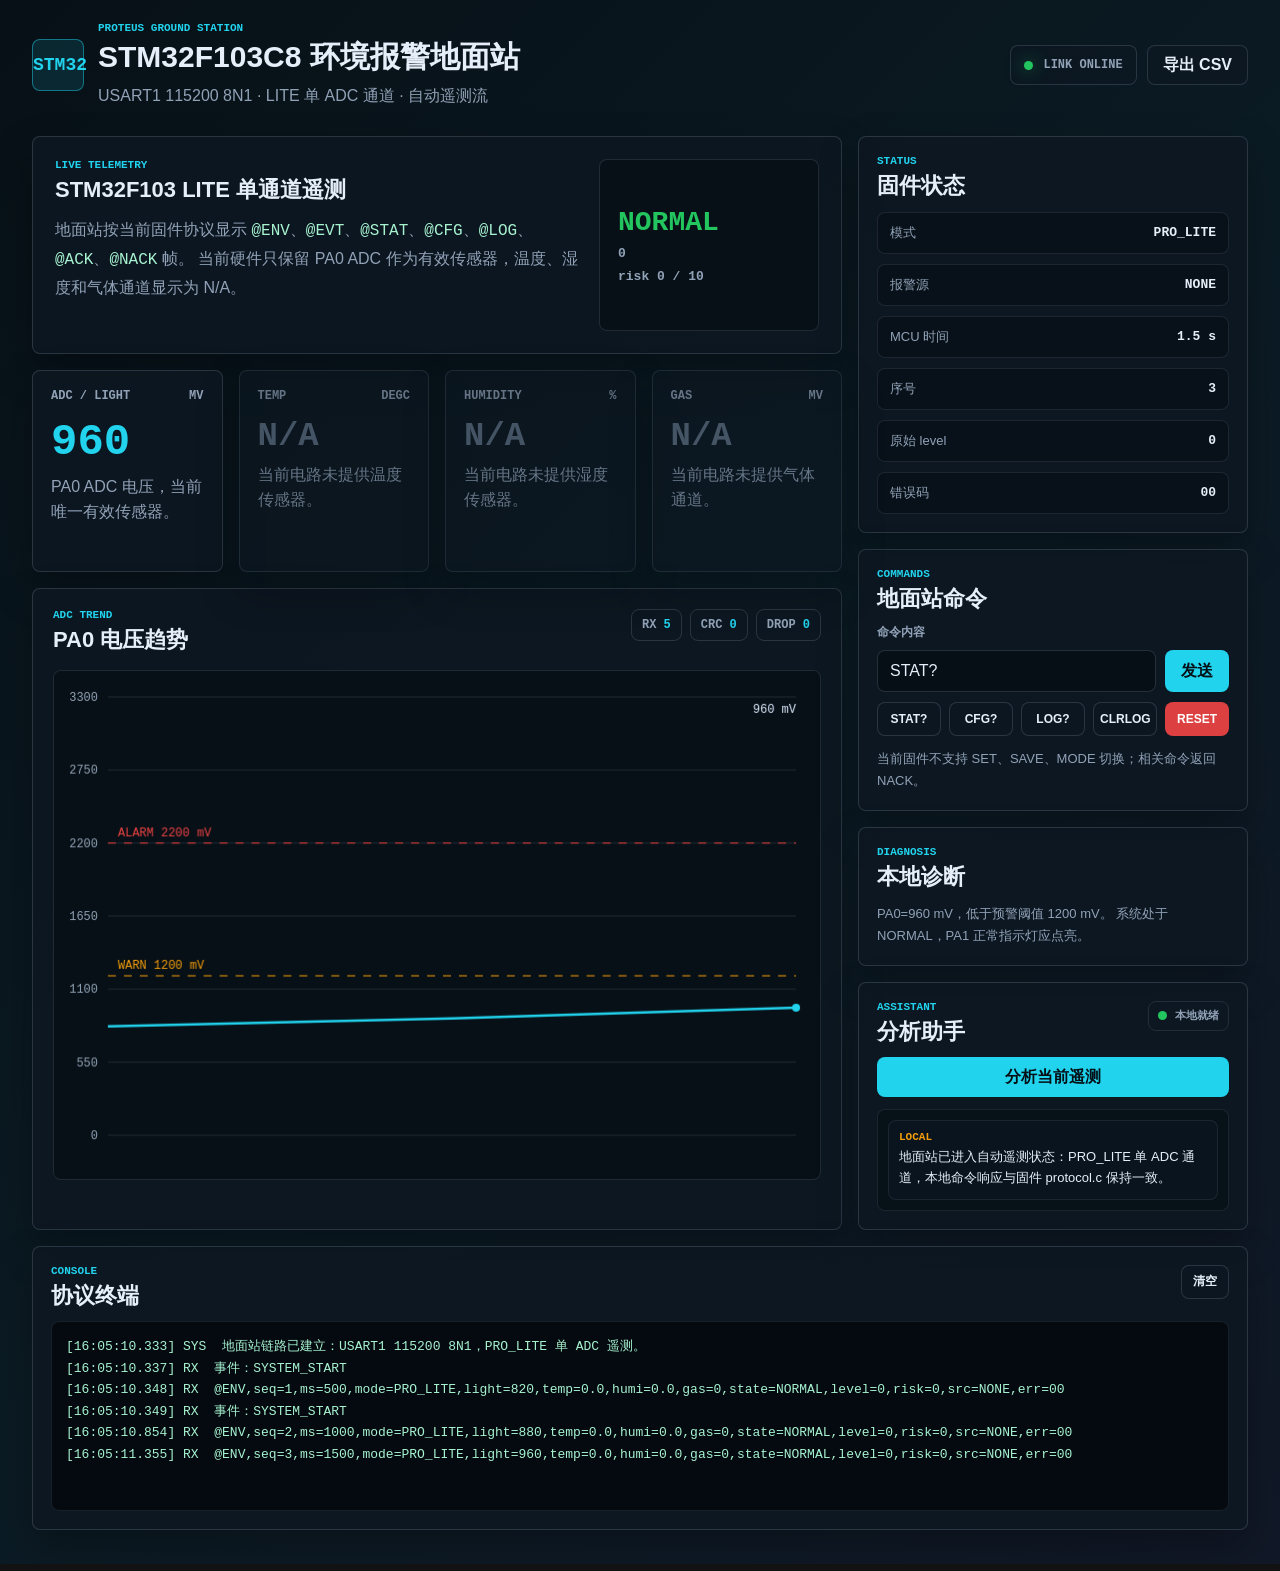
<file: ground_station/index.html>
<!doctype html>
<html lang="zh-CN">
<head>
  <meta charset="utf-8">
  <meta name="viewport" content="width=device-width, initial-scale=1">
  <meta name="theme-color" content="#071016">
  <title>STM32F103C8 地面站</title>
  <link rel="stylesheet" href="./styles.css?v=locked-feed-20260531">
</head>
<body>
  <a class="skip-link" href="#dashboard">跳转到主控台</a>

  <header class="topbar">
    <section class="brand" aria-labelledby="app-title">
      <span class="brand-mark" aria-hidden="true">STM32</span>
      <div>
        <p class="eyebrow">Proteus ground station</p>
        <h1 id="app-title">STM32F103C8 环境报警地面站</h1>
        <p class="subtitle">USART1 115200 8N1 · LITE 单 ADC 通道 · 自动遥测流</p>
      </div>
    </section>

    <section class="top-actions" aria-label="数据操作">
      <div class="link-pill online" id="link-pill" aria-live="polite">
        <span class="pulse-dot" aria-hidden="true"></span>
        <span id="link-text">LINK ONLINE</span>
      </div>
      <button class="btn btn-ghost" id="export-btn" type="button">导出 CSV</button>
    </section>
  </header>

  <main id="dashboard" class="dashboard" tabindex="-1">
    <section class="overview-panel panel" aria-labelledby="overview-title">
      <div>
        <p class="eyebrow">Live telemetry</p>
        <h2 id="overview-title">STM32F103 LITE 单通道遥测</h2>
        <p class="panel-text">
          地面站按当前固件协议显示 <code>@ENV</code>、<code>@EVT</code>、<code>@STAT</code>、<code>@CFG</code>、<code>@LOG</code>、<code>@ACK</code>、<code>@NACK</code> 帧。
          当前硬件只保留 PA0 ADC 作为有效传感器，温度、湿度和气体通道显示为 N/A。
        </p>
      </div>
      <div class="state-summary" aria-label="系统状态">
        <strong id="state-word">ONLINE</strong>
        <span id="level-word">LEVEL --</span>
        <small id="risk-text">risk -- / 10</small>
      </div>
    </section>

    <section class="metric-grid" aria-label="实时数据">
      <article class="metric-card accent-cyan">
        <div class="metric-top"><span>ADC / Light</span><span>mV</span></div>
        <strong id="light-value">--</strong>
        <p>PA0 ADC 电压，当前唯一有效传感器。</p>
      </article>
      <article class="metric-card is-disabled">
        <div class="metric-top"><span>Temp</span><span>degC</span></div>
        <strong id="temp-value">N/A</strong>
        <p>当前电路未提供温度传感器。</p>
      </article>
      <article class="metric-card is-disabled">
        <div class="metric-top"><span>Humidity</span><span>%</span></div>
        <strong id="humi-value">N/A</strong>
        <p>当前电路未提供湿度传感器。</p>
      </article>
      <article class="metric-card is-disabled">
        <div class="metric-top"><span>Gas</span><span>mV</span></div>
        <strong id="gas-value">N/A</strong>
        <p>当前电路未提供气体通道。</p>
      </article>
    </section>

    <section class="chart-panel panel" aria-labelledby="chart-title">
      <div class="panel-head">
        <div>
          <p class="eyebrow">ADC trend</p>
          <h2 id="chart-title">PA0 电压趋势</h2>
        </div>
        <div class="stats-strip" aria-label="链路统计">
          <span>RX <b id="rx-count">0</b></span>
          <span>CRC <b id="crc-count">0</b></span>
          <span>DROP <b id="drop-count">0</b></span>
        </div>
      </div>
      <canvas id="telemetry-canvas" width="1100" height="520" aria-label="PA0 ADC 电压实时曲线"></canvas>
    </section>

    <aside class="side-panel" aria-label="系统状态和控制">
      <section class="panel compact-panel" aria-labelledby="status-title">
        <div class="panel-head tight">
          <div>
            <p class="eyebrow">Status</p>
            <h2 id="status-title">固件状态</h2>
          </div>
        </div>
        <dl class="status-list">
          <div><dt>模式</dt><dd id="mode-text">--</dd></div>
          <div><dt>报警源</dt><dd id="src-text">--</dd></div>
          <div><dt>MCU 时间</dt><dd id="uptime-text">-- s</dd></div>
          <div><dt>序号</dt><dd id="seq-text">--</dd></div>
          <div><dt>原始 level</dt><dd id="raw-level-text">--</dd></div>
          <div><dt>错误码</dt><dd id="err-text">--</dd></div>
        </dl>
      </section>

      <section class="panel compact-panel" aria-labelledby="command-title">
        <div class="panel-head tight">
          <div>
            <p class="eyebrow">Commands</p>
            <h2 id="command-title">地面站命令</h2>
          </div>
        </div>
        <form class="manual-form" id="manual-form">
          <label for="manual-command">命令内容</label>
          <div class="inline-control">
            <input id="manual-command" name="manual-command" type="text" autocomplete="off" spellcheck="false" value="STAT?">
            <button class="btn btn-primary" type="submit">发送</button>
          </div>
        </form>
        <div class="quick-commands" id="quick-commands" aria-label="常用命令">
          <button class="btn btn-ghost small" type="button" data-command="STAT?">STAT?</button>
          <button class="btn btn-ghost small" type="button" data-command="CFG?">CFG?</button>
          <button class="btn btn-ghost small" type="button" data-command="LOG?">LOG?</button>
          <button class="btn btn-ghost small" type="button" data-command="CLRLOG">CLRLOG</button>
          <button class="btn btn-danger small" type="button" data-command="RESET">RESET</button>
        </div>
        <p class="note">当前固件不支持 SET、SAVE、MODE 切换；相关命令返回 NACK。</p>
      </section>

      <section class="panel compact-panel" aria-labelledby="diagnosis-title">
        <div class="panel-head tight">
          <div>
            <p class="eyebrow">Diagnosis</p>
            <h2 id="diagnosis-title">本地诊断</h2>
          </div>
        </div>
        <p class="diagnosis" id="diagnosis-text" aria-live="polite">正在接收遥测。</p>
      </section>

      <section class="panel compact-panel" aria-labelledby="ai-title">
        <div class="panel-head tight">
          <div>
            <p class="eyebrow">Assistant</p>
            <h2 id="ai-title">分析助手</h2>
          </div>
          <div class="ai-status ready" id="ai-status" aria-live="polite">
            <span class="pulse-dot" aria-hidden="true"></span>
            <span id="ai-status-text">本地就绪</span>
          </div>
        </div>
        <button class="btn btn-primary full" id="ai-analyze-btn" type="button">分析当前遥测</button>
        <div class="ai-chat" id="ai-chat-log" aria-live="polite" aria-label="分析记录"></div>
      </section>
    </aside>

    <section class="terminal-panel panel" aria-labelledby="terminal-title">
      <div class="panel-head tight">
        <div>
          <p class="eyebrow">Console</p>
          <h2 id="terminal-title">协议终端</h2>
        </div>
        <button class="btn btn-ghost small" id="clear-log-btn" type="button">清空</button>
      </div>
      <pre id="terminal-log" aria-live="polite"></pre>
    </section>
  </main>

  <script src="./app.js?v=locked-feed-20260531" defer></script>
</body>
</html>
</file>
<file: ground_station/styles.css>
:root {
  color-scheme: dark;
  --bg: #071016;
  --panel: #0d1722;
  --panel-2: #101d2a;
  --line: rgba(148, 163, 184, 0.22);
  --text: #e5eef9;
  --muted: #91a2b7;
  --faint: #617286;
  --cyan: #22d3ee;
  --blue: #60a5fa;
  --green: #22c55e;
  --amber: #f59e0b;
  --red: #ef4444;
  --purple: #a78bfa;
  --shadow: 0 18px 42px rgba(0, 0, 0, 0.28);
  --font-body: "Microsoft YaHei UI", "Segoe UI", Arial, sans-serif;
  --font-mono: "Cascadia Mono", Consolas, monospace;
}

* { box-sizing: border-box; }

html,
body { min-height: 100%; }

body {
  margin: 0;
  background: linear-gradient(135deg, #071016 0%, #0b1b24 52%, #111827 100%);
  color: var(--text);
  font-family: var(--font-body);
  -webkit-font-smoothing: antialiased;
}

button,
input { font: inherit; }

button:focus-visible,
input:focus-visible,
a:focus-visible,
main:focus-visible {
  outline: 3px solid rgba(34, 211, 238, 0.7);
  outline-offset: 3px;
}

.skip-link {
  position: fixed;
  left: 16px;
  top: -72px;
  z-index: 20;
  padding: 10px 14px;
  border-radius: 8px;
  background: var(--cyan);
  color: #041016;
  font-weight: 800;
  text-decoration: none;
}

.skip-link:focus { top: 16px; }

.topbar {
  display: flex;
  align-items: center;
  justify-content: space-between;
  gap: 20px;
  padding: 22px 32px 12px;
}

.brand {
  display: flex;
  align-items: center;
  gap: 14px;
  min-width: 0;
}

.brand-mark {
  display: grid;
  width: 52px;
  height: 52px;
  place-items: center;
  border: 1px solid rgba(34, 211, 238, 0.46);
  border-radius: 8px;
  background: rgba(34, 211, 238, 0.12);
  color: var(--cyan);
  font: 900 18px var(--font-mono);
}

.eyebrow {
  margin: 0 0 6px;
  color: var(--cyan);
  font: 800 11px var(--font-mono);
  letter-spacing: 0;
  text-transform: uppercase;
}

h1,
h2 {
  margin: 0;
  letter-spacing: 0;
}

h1 {
  font-size: 30px;
  line-height: 1.16;
}

h2 {
  font-size: 22px;
  line-height: 1.2;
}

.subtitle {
  margin: 8px 0 0;
  color: var(--muted);
  line-height: 1.6;
}

.top-actions {
  display: flex;
  align-items: center;
  justify-content: flex-end;
  gap: 10px;
  flex-wrap: wrap;
}

.link-pill,
.btn,
input {
  border: 1px solid var(--line);
  border-radius: 8px;
  background: rgba(13, 23, 34, 0.92);
  color: var(--text);
}

.link-pill {
  display: inline-flex;
  align-items: center;
  gap: 10px;
  min-height: 40px;
  padding: 0 13px;
  color: var(--muted);
  font: 800 12px var(--font-mono);
}

.pulse-dot {
  width: 9px;
  height: 9px;
  border-radius: 50%;
  background: var(--faint);
}

.link-pill.online .pulse-dot { background: var(--green); box-shadow: 0 0 18px rgba(34, 197, 94, 0.75); }
.link-pill.run .pulse-dot { background: var(--amber); box-shadow: 0 0 18px rgba(245, 158, 11, 0.75); }
.link-pill.error .pulse-dot { background: var(--red); box-shadow: 0 0 18px rgba(239, 68, 68, 0.75); }

.btn {
  min-height: 40px;
  padding: 0 15px;
  cursor: pointer;
  font-weight: 800;
  transition: border-color 140ms ease, background-color 140ms ease, transform 140ms ease;
}

.btn:hover {
  border-color: rgba(34, 211, 238, 0.66);
  transform: translateY(-1px);
}

.btn:active { transform: translateY(0); }
.btn-primary { background: var(--cyan); color: #041016; border-color: transparent; }
.btn-ghost { background: rgba(13, 23, 34, 0.72); }
.btn-danger { background: rgba(239, 68, 68, 0.92); border-color: transparent; color: white; }
.btn.full { width: 100%; }
.btn.small { min-height: 34px; padding-inline: 11px; font-size: 12px; }

.dashboard {
  display: grid;
  grid-template-columns: minmax(0, 1fr) 390px;
  grid-template-areas:
    "overview side"
    "metrics side"
    "chart side"
    "terminal terminal";
  gap: 16px;
  padding: 16px 32px 34px;
}

.panel,
.metric-card {
  border: 1px solid var(--line);
  border-radius: 8px;
  background: rgba(13, 23, 34, 0.88);
  box-shadow: var(--shadow);
}

.overview-panel {
  grid-area: overview;
  display: grid;
  grid-template-columns: minmax(0, 1fr) 220px;
  gap: 20px;
  align-items: stretch;
  padding: 22px;
}

.panel-text {
  margin: 12px 0 0;
  max-width: 880px;
  color: var(--muted);
  line-height: 1.75;
}

code {
  color: #a7f3d0;
  font-family: var(--font-mono);
}

.state-summary {
  display: grid;
  align-content: center;
  justify-items: start;
  gap: 8px;
  padding: 18px;
  border: 1px solid rgba(148, 163, 184, 0.18);
  border-radius: 8px;
  background: rgba(5, 12, 18, 0.62);
}

.state-summary strong {
  font: 900 28px var(--font-mono);
}

.state-summary span,
.state-summary small {
  color: var(--muted);
  font: 800 13px var(--font-mono);
}

.state-normal-text { color: var(--green); }
.state-warn-text { color: var(--amber); }
.state-alarm-text { color: var(--red); }
.state-fault-text { color: var(--purple); }
.state-offline-text { color: var(--faint); }

.metric-grid {
  grid-area: metrics;
  display: grid;
  grid-template-columns: repeat(4, minmax(0, 1fr));
  gap: 16px;
}

.metric-card {
  min-height: 142px;
  padding: 18px;
}

.metric-top {
  display: flex;
  justify-content: space-between;
  gap: 12px;
  color: var(--muted);
  font: 800 12px var(--font-mono);
  text-transform: uppercase;
}

.metric-card strong {
  display: block;
  margin-top: 14px;
  font: 900 44px var(--font-mono);
  font-variant-numeric: tabular-nums;
  letter-spacing: 0;
}

.metric-card p {
  margin: 8px 0 0;
  color: var(--muted);
  line-height: 1.55;
}

.accent-cyan strong { color: var(--cyan); }
.is-disabled { opacity: 0.68; }
.is-disabled strong { color: var(--faint); font-size: 34px; }

.chart-panel {
  grid-area: chart;
  min-height: 600px;
  padding: 20px;
}

.panel-head {
  display: flex;
  align-items: flex-start;
  justify-content: space-between;
  gap: 16px;
  margin-bottom: 16px;
}

.panel-head.tight { margin-bottom: 12px; }

.stats-strip {
  display: flex;
  gap: 8px;
  flex-wrap: wrap;
}

.stats-strip span {
  padding: 8px 10px;
  border: 1px solid var(--line);
  border-radius: 8px;
  color: var(--muted);
  font: 800 12px var(--font-mono);
}

.stats-strip b {
  color: var(--cyan);
  font-variant-numeric: tabular-nums;
}

#telemetry-canvas {
  width: 100%;
  height: 510px;
  display: block;
  border: 1px solid rgba(148, 163, 184, 0.18);
  border-radius: 8px;
  background: #071016;
}

.side-panel {
  grid-area: side;
  display: grid;
  gap: 16px;
  align-content: start;
}

.compact-panel { padding: 18px; }

.status-list {
  margin: 0;
  display: grid;
  gap: 10px;
}

.status-list div {
  display: flex;
  align-items: center;
  justify-content: space-between;
  gap: 14px;
  padding: 11px 12px;
  border: 1px solid rgba(148, 163, 184, 0.14);
  border-radius: 8px;
  background: rgba(5, 12, 18, 0.46);
}

.status-list dt { color: var(--muted); font-size: 13px; }
.status-list dd { margin: 0; font: 800 13px var(--font-mono); text-align: right; overflow-wrap: anywhere; }

.manual-form {
  display: grid;
  gap: 9px;
}

label {
  color: var(--muted);
  font: 800 12px var(--font-mono);
  text-transform: uppercase;
}

input {
  width: 100%;
  min-height: 42px;
  padding: 0 12px;
  background: rgba(5, 12, 18, 0.72);
}

.inline-control {
  display: grid;
  grid-template-columns: minmax(0, 1fr) auto;
  gap: 9px;
}

.quick-commands {
  display: grid;
  grid-template-columns: repeat(5, minmax(0, 1fr));
  gap: 8px;
  margin-top: 10px;
}

.quick-commands .btn {
  min-width: 0;
  padding-inline: 6px;
}

.note,
.diagnosis {
  margin: 12px 0 0;
  color: var(--muted);
  line-height: 1.7;
  font-size: 13px;
}

.diagnosis { margin: 0; }

.ai-status {
  display: inline-flex;
  align-items: center;
  gap: 8px;
  min-height: 30px;
  padding: 0 9px;
  border: 1px solid rgba(148, 163, 184, 0.16);
  border-radius: 8px;
  color: var(--muted);
  font: 800 11px var(--font-mono);
}

.ai-status.ready .pulse-dot { background: var(--green); }
.ai-status.busy .pulse-dot { background: var(--amber); }

.ai-chat {
  display: grid;
  gap: 10px;
  max-height: 230px;
  margin-top: 12px;
  overflow: auto;
  padding: 10px;
  border: 1px solid rgba(148, 163, 184, 0.14);
  border-radius: 8px;
  background: rgba(5, 12, 18, 0.52);
}

.ai-message {
  padding: 10px;
  border: 1px solid rgba(148, 163, 184, 0.12);
  border-radius: 8px;
  background: rgba(13, 23, 34, 0.72);
  color: var(--text);
  line-height: 1.6;
  font-size: 13px;
  white-space: pre-wrap;
}

.ai-message strong {
  display: block;
  margin-bottom: 4px;
  color: var(--cyan);
  font: 800 11px var(--font-mono);
}

.ai-message.local strong { color: var(--amber); }

.terminal-panel {
  grid-area: terminal;
  padding: 18px;
}

#terminal-log {
  min-height: 190px;
  max-height: 280px;
  margin: 0;
  overflow: auto;
  padding: 14px;
  border: 1px solid rgba(148, 163, 184, 0.14);
  border-radius: 8px;
  background: rgba(3, 8, 13, 0.82);
  color: #a7f3d0;
  font: 13px/1.65 var(--font-mono);
  white-space: pre-wrap;
  word-break: break-word;
}

@media (max-width: 1180px) {
  .dashboard {
    grid-template-columns: 1fr;
    grid-template-areas:
      "overview"
      "metrics"
      "chart"
      "side"
      "terminal";
  }

  .side-panel { grid-template-columns: repeat(2, minmax(0, 1fr)); }
}

@media (max-width: 820px) {
  .topbar {
    align-items: stretch;
    flex-direction: column;
    padding-inline: 18px;
  }

  .top-actions { justify-content: flex-start; }
  .dashboard { padding-inline: 18px; }
  .overview-panel { grid-template-columns: 1fr; }
  .metric-grid { grid-template-columns: repeat(2, minmax(0, 1fr)); }
  .side-panel { grid-template-columns: 1fr; }
  h1 { font-size: 25px; }
  h2 { font-size: 20px; }
}

@media (max-width: 560px) {
  .brand { align-items: flex-start; }
  .metric-grid { grid-template-columns: 1fr; }
  .top-actions .btn,
  .link-pill { width: 100%; justify-content: center; }
  .inline-control { grid-template-columns: 1fr; }
  .quick-commands { grid-template-columns: repeat(2, minmax(0, 1fr)); }
  #telemetry-canvas { height: 430px; }
}

@media (prefers-reduced-motion: reduce) {
  *,
  *::before,
  *::after {
    animation-duration: 0.01ms !important;
    animation-iteration-count: 1 !important;
    scroll-behavior: auto !important;
    transition-duration: 0.01ms !important;
  }
}
</file>
